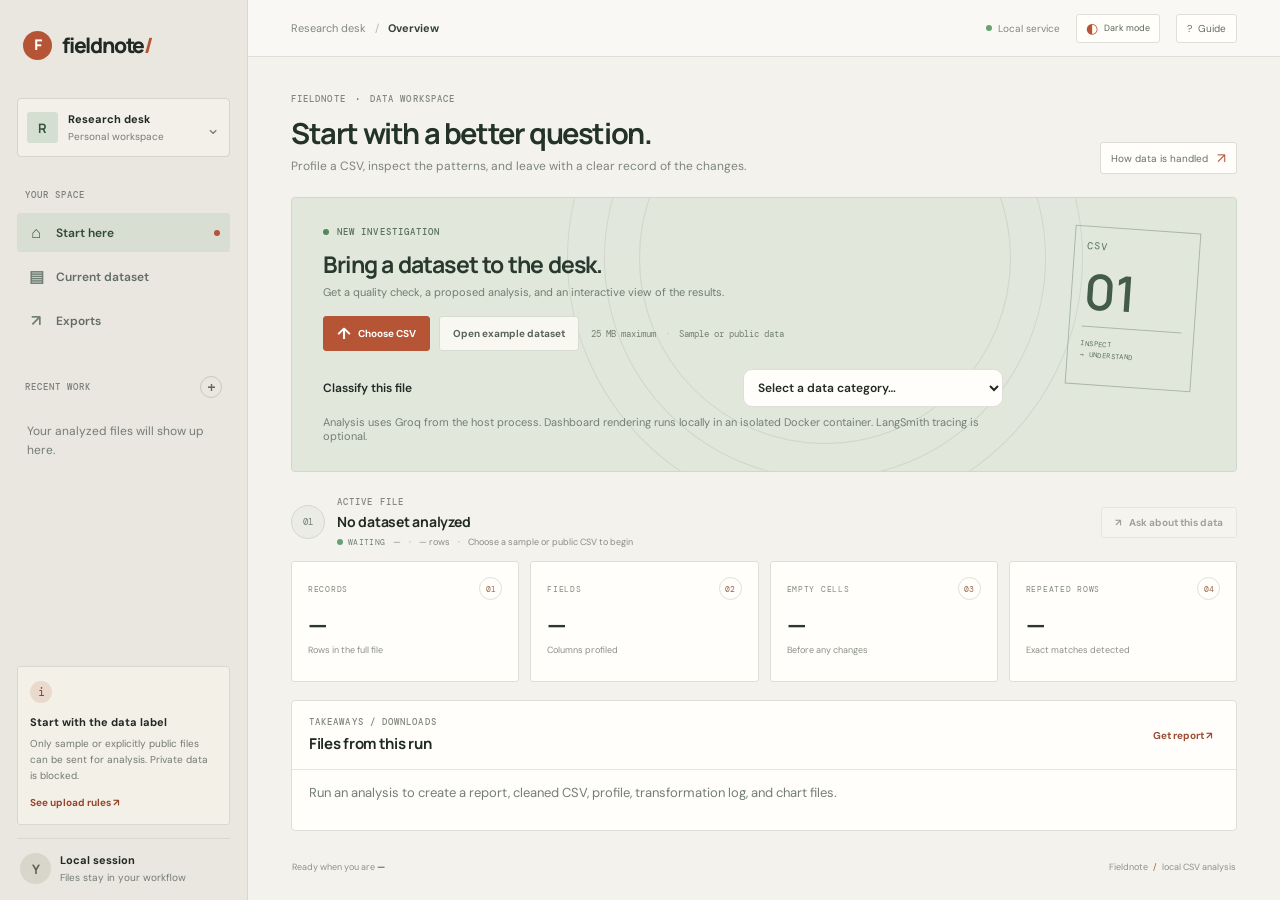
<file: Design a polished CSV analytics frontend for a Python data analyst agent/index.html>
<!doctype html>
<html lang="en">
<head>
  <meta charset="UTF-8" />
  <meta name="viewport" content="width=device-width, initial-scale=1.0" />
  <meta name="theme-color" content="#f4f2ed" />
  <meta name="description" content="A local workspace for profiling and exploring approved CSV data." />
  <title>Fieldnote — CSV research desk</title>
  <link rel="stylesheet" href="styles.css" />
  <link rel="stylesheet" href="integration.css" />
</head>
<body>
  <div class="app-shell">
    <aside class="sidebar">
      <a class="brand" href="#overview" aria-label="Fieldnote home"><span class="brand-mark">F</span><span>fieldnote<span class="brand-period">/</span></span></a>
      <div class="workspace-card"><span class="workspace-avatar">R</span><span class="workspace-copy"><b>Research desk</b><small>Personal workspace</small></span><span class="chevron">⌄</span></div>
      <div class="side-label">YOUR SPACE</div>
      <nav class="nav-list" aria-label="Main navigation">
        <a class="nav-item active" href="#overview"><span class="nav-icon">⌂</span> Start here <span class="nav-dot"></span></a>
        <a class="nav-item" href="#datasets"><span class="nav-icon">▤</span> Current dataset</a>
        <a class="nav-item" href="#reports"><span class="nav-icon">↗</span> Exports</a>
      </nav>
      <div class="side-label recent-label">RECENT WORK <button class="tiny-plus" title="Choose a CSV">+</button></div>
      <div class="recent-list"><p class="empty-recents">Your analyzed files will show up here.</p></div>
      <div class="sidebar-bottom"><div class="tip-card" id="privacy"><span class="tip-icon">i</span><b>Start with the data label</b><p>Only sample or explicitly public files can be sent for analysis. Private data is blocked.</p><a href="#upload-zone">See upload rules <span>↗</span></a></div><div class="profile"><span class="profile-avatar">Y</span><span><b>Local session</b><small>Files stay in your workflow</small></span></div></div>
    </aside>

    <main class="main-area" id="overview">
      <header class="topbar"><div class="breadcrumb"><span>Research desk</span><span class="slash">/</span><b>Overview</b></div><div class="top-actions"><span class="saved-status"><i></i> Local service</span><button class="theme-toggle" id="theme-toggle" type="button" aria-label="Switch color theme"></button><button class="help-button" type="button">? <span>Guide</span></button></div></header>
      <div class="content">
        <section class="page-heading"><div><div class="eyebrow">FIELDNOTE <span>·</span> DATA WORKSPACE</div><h1>Start with a better question.</h1><p class="subtitle">Profile a CSV, inspect the patterns, and leave with a clear record of the changes.</p></div><a class="date-button" href="#privacy">How data is handled <span>↗</span></a></section>

        <section class="upload-banner" id="upload-zone" aria-label="Upload a CSV file"><div class="upload-copy"><div class="upload-kicker"><span class="live-dot"></span> NEW INVESTIGATION</div><h2>Bring a dataset to the desk.</h2><p>Get a quality check, a proposed analysis, and an interactive view of the results.</p><div class="upload-controls"><button class="primary-button" id="browse-btn" type="button"><span>↑</span> Choose CSV</button><button class="secondary-button" id="sample-btn" type="button">Open example dataset</button><span class="upload-meta">25 MB maximum <span>·</span> Sample or public data</span></div><label class="classification-confirm"><span>Classify this file</span><select id="data-classification"><option value="" selected>Select a data category…</option><option value="sample">Sample or synthetic</option><option value="public">Explicitly public</option><option value="private">Private / confidential (blocked)</option></select><small>Analysis uses Groq from the host process. Dashboard rendering runs locally in an isolated Docker container. LangSmith tracing is optional.</small></label></div><div class="upload-stamp" aria-hidden="true"><span>CSV</span><b>01</b><i></i><small>INSPECT<br>→ UNDERSTAND</small></div><input id="file-input" type="file" accept=".csv,text/csv" hidden /></section>

        <section class="analysis-progress" id="analysis-progress" aria-live="polite" hidden></section>
        <section class="dataset-heading" id="datasets"><div class="dataset-title"><span class="dataset-glyph">01</span><div><div class="panel-kicker">ACTIVE FILE</div><h2 id="dataset-name">No dataset analyzed</h2><div class="dataset-meta"><span class="status-pill"><i></i> WAITING</span><span>—</span><span>·</span><span id="row-count">— rows</span><span>·</span><span id="dataset-updated">Choose a sample or public CSV to begin</span></div></div></div><div class="dataset-actions"><button class="secondary-button" id="ask-btn" type="button" disabled><span>↗</span> Ask about this data</button></div></section>

        <section class="metrics-grid" aria-label="Dataset summary">
          <article class="metric-card"><div class="metric-top"><span class="metric-label">RECORDS</span><span class="metric-symbol">01</span></div><div class="metric-value" id="metric-rows">—</div><div class="metric-foot">Rows in the full file</div></article>
          <article class="metric-card"><div class="metric-top"><span class="metric-label">FIELDS</span><span class="metric-symbol">02</span></div><div class="metric-value" id="metric-columns">—</div><div class="metric-foot">Columns profiled</div></article>
          <article class="metric-card"><div class="metric-top"><span class="metric-label">EMPTY CELLS</span><span class="metric-symbol">03</span></div><div class="metric-value" id="metric-missing">—</div><div class="metric-foot">Before any changes</div></article>
          <article class="metric-card"><div class="metric-top"><span class="metric-label">REPEATED ROWS</span><span class="metric-symbol">04</span></div><div class="metric-value" id="metric-duplicates">—</div><div class="metric-foot">Exact matches detected</div></article>
        </section>

        <section class="panel answer-panel" id="analysis-answer-panel" hidden><div class="panel-heading"><div><div class="panel-kicker">ANALYST / SUMMARY</div><h3>What the analysis found</h3></div></div><p id="analysis-answer"></p></section>

        <section class="panel plotly-dashboard-panel" id="plotly-dashboard-panel" hidden><div class="plotly-panel-heading"><div><div class="panel-kicker">RESULTS / INTERACTIVE VIEW</div><h3>Explore the analysis</h3></div><span class="connected-pill"><i></i> Ready</span></div><iframe id="plotly-frame" title="Interactive dataset analysis dashboard"></iframe></section>
        <section class="panel artifact-panel" id="artifact-downloads"><div class="panel-heading"><div><div class="panel-kicker">TAKEAWAYS / DOWNLOADS</div><h3>Files from this run</h3></div><button class="text-action" id="download-report" type="button">Get report ↗</button></div><p id="artifact-empty">Run an analysis to create a report, cleaned CSV, profile, transformation log, and chart files.</p><div class="artifact-links" id="artifact-links"></div></section>

        <footer class="page-footer"><span id="footer-status">Ready when you are <b>—</b></span><span>Fieldnote <span class="footer-spark">/</span> local CSV analysis</span></footer>
      </div>
    </main>
  </div>
  <div class="toast" id="toast" role="status" aria-live="polite"></div>
  <div class="modal-backdrop" id="chat-modal" aria-hidden="true"><section class="chat-modal" role="dialog" aria-modal="true" aria-labelledby="chat-title"><div class="chat-header"><div><span class="chat-spark">?</span><div><div class="panel-kicker">FOLLOW-UP / ANALYST</div><h2 id="chat-title">Ask about the results.</h2></div></div><button class="close-modal" id="close-chat" aria-label="Close">×</button></div><div class="chat-body" id="chat-body"><div class="assistant-message"><span class="mini-spark">↳</span><div><b>Questions grounded in your analysis.</b><p>Choose a sample or public CSV first. The analyst can refer to its profile and generated files.</p></div></div><div class="suggestions"><button data-question="Summarize the most important patterns in this dataset.">Summarize the patterns</button><button data-question="Which columns have the most missing values, and what did you do about them?">Review data quality</button><button data-question="What charts would help me understand this dataset?">Recommend a chart</button></div></div><form class="chat-input-row" id="chat-form"><input id="chat-input" placeholder="Ask a question about this analysis…" autocomplete="off"/><button aria-label="Send question">↑</button></form><div class="chat-disclaimer">Check important claims against the downloadable profile and report.</div></section></div>
  <script src="app.js"></script>
  <script src="config.js"></script>
  <script src="workflow.js"></script>
</body>
</html>
</file>
<file: Design a polished CSV analytics frontend for a Python data analyst agent/styles.css>
@import url('https://fonts.googleapis.com/css2?family=DM+Mono:wght@400;500&family=DM+Sans:wght@400;500;600;700&family=Manrope:wght@400;500;600;700;800&display=swap');
:root{--ink:#202923;--muted:#747d76;--line:#dedfd8;--canvas:#f4f2ed;--paper:#fffefa;--accent:#b65536;--accent-dark:#98432a;--mint:#dce8d8;--green:#34704e;--mono:'DM Mono',monospace;--sans:'DM Sans',sans-serif;--display:'Manrope',sans-serif}*{box-sizing:border-box}html{scroll-behavior:smooth}body{margin:0;background:var(--canvas);font-family:var(--sans);color:var(--ink);font-size:13px;-webkit-font-smoothing:antialiased}button,a{font:inherit}button{color:inherit}.app-shell{min-height:100vh;display:flex}.sidebar{width:248px;background:#e9e7df;border-right:1px solid #d9d8d0;display:flex;flex-direction:column;padding:26px 17px 16px;position:fixed;inset:0 auto 0 0;z-index:10}.brand{height:38px;display:flex;align-items:center;gap:10px;text-decoration:none;color:#202923;font-family:var(--display);font-weight:800;font-size:21px;letter-spacing:-1.2px;padding-left:6px}.brand-period{color:var(--accent)}.brand-mark{height:29px;width:29px;background:var(--accent);color:#fffefa;border-radius:50%;display:grid;place-items:center;font-family:var(--mono);font-size:14px;letter-spacing:-1px}.workspace-card{margin-top:34px;min-height:59px;border:1px solid #d5d5cc;background:#f2f0e9;border-radius:4px;display:flex;align-items:center;padding:9px;gap:10px}.workspace-avatar,.profile-avatar{width:31px;height:31px;border-radius:3px;background:#d5dfd1;color:#32533c;display:grid;place-items:center;font-weight:700;font-family:var(--display)}.workspace-copy,.profile>span:nth-child(2){display:flex;flex-direction:column;gap:4px;flex:1}.workspace-copy b,.profile b{font-size:11px;font-weight:700}.workspace-copy small,.profile small{font-size:10px;color:var(--muted)}.chevron{color:#7d827a;font-size:17px}.side-label{font-family:var(--mono);letter-spacing:.11em;color:#7b8079;font-size:9px;font-weight:500;margin:32px 8px 12px}.nav-list{display:flex;flex-direction:column;gap:5px}.nav-item{height:39px;display:flex;align-items:center;gap:11px;padding:0 10px;border-radius:3px;text-decoration:none;color:#626c64;font-size:12px;font-weight:600;position:relative}.nav-item.active{background:#d9ded2;color:#2e4a36}.nav-icon{width:18px;text-align:center;font-size:16px;color:#718074}.nav-item.active .nav-icon{color:#34573d}.nav-dot{margin-left:auto;width:6px;height:6px;background:var(--accent);border-radius:50%}.recent-label{margin-top:36px;display:flex;justify-content:space-between;align-items:center}.tiny-plus{background:none;border:1px solid #c7c9c1;color:#606c60;font-size:15px;width:22px;height:22px;border-radius:50%;cursor:pointer}.recent-list{display:flex;flex-direction:column;gap:3px}.empty-recents{margin:7px 8px;color:#858a82;font-size:11px;line-height:1.6}.sidebar-bottom{margin-top:auto}.tip-card{padding:14px 12px;border-radius:3px;background:#f3f0e8;border:1px solid #dad8ce}.tip-icon{width:22px;height:22px;display:grid;place-items:center;background:#ead9cd;color:#91442f;border-radius:50%;margin-bottom:10px;font-family:var(--mono);font-size:12px}.tip-card>b{font-size:11px}.tip-card p{font-size:10px;color:#737a72;line-height:1.6;margin:6px 0 9px}.tip-card a{font-size:10px;color:#97442d;text-decoration:none;font-weight:700}.profile{width:100%;padding:14px 3px 0;background:none;border:0;border-top:1px solid #d9d8d0;margin-top:13px;display:flex;align-items:center;gap:9px;text-align:left}.profile-avatar{background:#d8d5cb;color:#5f5c4f;border-radius:50%}.main-area{margin-left:248px;flex:1;min-width:0}.topbar{height:57px;border-bottom:1px solid #dfdfd8;background:rgba(250,249,245,.9);display:flex;align-items:center;justify-content:space-between;padding:0 43px;position:sticky;top:0;z-index:5;backdrop-filter:blur(12px)}.breadcrumb{display:flex;align-items:center;gap:9px;font-size:11px;color:#81877f}.breadcrumb b{color:#354239;font-weight:700}.slash{color:#b4b7ae}.top-actions{display:flex;align-items:center;gap:16px}.saved-status{font-size:10px;color:#80877f;display:flex;align-items:center;gap:6px}.saved-status i,.status-pill i{width:6px;height:6px;border-radius:50%;background:#64a274;display:inline-block}.help-button{border:1px solid #dedfd8;background:#fffefa;border-radius:3px;height:29px;padding:0 10px;color:#666d65;font-size:10px;display:flex;align-items:center;justify-content:center;gap:6px;cursor:pointer}.content{max-width:1440px;margin:0 auto;padding:36px 43px 24px}.page-heading{display:flex;justify-content:space-between;align-items:flex-end;margin-bottom:23px}.eyebrow,.panel-kicker,.upload-kicker{font-family:var(--mono);font-size:9px;letter-spacing:.12em;color:#81877e;font-weight:500}.eyebrow{margin-bottom:11px}.eyebrow span{color:var(--accent);padding:0 3px}.page-heading h1{font-family:var(--display);font-size:29px;letter-spacing:-1.4px;margin:0;font-weight:700;line-height:1.18;color:#243329}.subtitle{font-size:12px;color:#7d857d;margin:8px 0 0}.date-button{height:32px;padding:0 10px;border:1px solid #dcddd6;background:#fffefa;border-radius:3px;color:#687168;font-size:10px;display:flex;gap:9px;align-items:center;text-decoration:none}.date-button>span{font-size:14px;color:var(--accent)}.upload-banner{min-height:235px;position:relative;overflow:hidden;display:flex;align-items:center;padding:28px 31px;background:#e2e7dc;border:1px solid #d0d8cc;border-radius:4px;margin-bottom:20px}.upload-banner:after{content:'';position:absolute;right:225px;top:-126px;width:370px;height:370px;border:1px solid #c6d0c2;border-radius:50%;box-shadow:0 0 0 34px #e2e7dc,0 0 0 35px #c6d0c2,0 0 0 71px #e2e7dc,0 0 0 72px #c6d0c2;opacity:.7}.upload-copy{position:relative;z-index:1;max-width:680px}.upload-kicker{display:flex;align-items:center;gap:8px;color:#58705d}.live-dot{width:6px;height:6px;background:#52875d;border-radius:50%}.upload-copy h2{font-family:var(--display);font-size:23px;letter-spacing:-.8px;margin:10px 0 5px;color:#29392e}.upload-copy>p{margin:0;color:#6f7c70;font-size:11px}.upload-controls{display:flex;align-items:center;gap:9px;margin-top:17px}.primary-button,.secondary-button{height:35px;padding:0 13px;border-radius:3px;display:inline-flex;align-items:center;justify-content:center;gap:7px;font-weight:700;font-size:10px;cursor:pointer}.primary-button{background:var(--accent);border:1px solid var(--accent);color:white}.primary-button:hover{background:var(--accent-dark)}.primary-button>span{font-size:16px}.secondary-button{background:#f8f7f0;border:1px solid #d8dbd1;color:#59645a}.secondary-button:hover{border-color:#aebba9}.upload-meta{font-family:var(--mono);font-size:9px;color:#748073;margin-left:3px}.upload-meta span{padding:0 4px;color:#a8aea3}.upload-stamp{position:absolute;right:40px;top:31px;width:126px;height:159px;border:1px solid #aab8a7;z-index:1;transform:rotate(4deg);display:flex;flex-direction:column;padding:12px;color:#58705d}.upload-stamp>span{font-family:var(--mono);font-size:10px;letter-spacing:.1em}.upload-stamp>b{font-family:var(--display);font-size:49px;line-height:1;font-weight:600;margin-top:14px;color:#425c47}.upload-stamp>i{height:1px;background:#aab8a7;margin:11px 0}.upload-stamp small{font-family:var(--mono);font-size:7px;line-height:1.6;letter-spacing:.06em}.classification-confirm{display:grid;grid-template-columns:auto minmax(190px,260px);align-items:center;gap:8px 14px;margin-top:15px;color:#405244;font-size:10px;font-weight:700}.classification-confirm select{min-height:32px;padding:0 9px;border:1px solid #cbd3c7;border-radius:3px;color:#3e4b40;background:#f7f7f1;font:inherit}.classification-confirm small{grid-column:1/-1;color:#788276;font-size:9px;font-weight:400}.classification-confirm select:focus-visible,.artifact-link:focus-visible{outline:2px solid #b65536;outline-offset:2px}.dataset-heading{display:flex;justify-content:space-between;align-items:center;margin:24px 0 11px}.dataset-title{display:flex;align-items:center;gap:12px}.dataset-glyph{width:34px;height:34px;display:grid;place-items:center;border:1px solid #d5d8cf;background:#ebece5;color:#727e71;font-family:var(--mono);font-size:9px;border-radius:50%}.dataset-title h2{font-family:var(--display);font-size:14px;letter-spacing:-.25px;margin:4px 0 5px}.dataset-meta{display:flex;align-items:center;gap:8px;color:#868d84;font-size:9px}.status-pill{display:inline-flex;align-items:center;gap:5px;color:#728477;font-family:var(--mono);font-size:8px;letter-spacing:.04em}.dataset-actions{display:flex;align-items:center;gap:8px}.dataset-actions button:disabled{cursor:not-allowed;opacity:.55}.dataset-actions .secondary-button{height:31px}.metrics-grid{display:grid;grid-template-columns:repeat(4,minmax(0,1fr));gap:11px;margin:13px 0 15px}.metric-card{background:#fffefa;border:1px solid #dedfd8;border-radius:3px;padding:15px 16px;min-height:105px}.metric-top{display:flex;align-items:center;justify-content:space-between}.metric-label{font-family:var(--mono);font-size:8px;letter-spacing:.09em;color:#828a81}.metric-symbol{width:23px;height:23px;display:grid;place-items:center;border:1px solid #e0e1db;border-radius:50%;font-family:var(--mono);font-size:8px;color:#9a654e}.metric-value{font-family:var(--display);font-size:25px;font-weight:700;letter-spacing:-1px;margin-top:7px;color:#2a382e}.metric-foot{font-size:9px;color:#8a9088;margin-top:2px;min-height:14px}.analysis-progress{margin:0 0 16px;padding:16px 18px;border-radius:4px;background:#fffefa;border:1px solid #dedfd8}.progress-heading{display:flex;align-items:flex-start;justify-content:space-between;gap:15px}.progress-heading h3,.plotly-panel-heading h3{font-family:var(--display);font-size:14px;margin:5px 0 3px}.progress-heading p{font-size:9px;color:#8c918a;margin:0}.progress-percent{font-family:var(--mono);font-size:13px;color:var(--accent);font-weight:500}.progress-track{height:4px;background:#e8e8e1;border-radius:5px;overflow:hidden;margin:14px 0 11px}.progress-track>span{display:block;height:100%;width:0;background:var(--accent);border-radius:5px;transition:width .35s ease}.progress-steps{display:grid;grid-template-columns:repeat(4,minmax(0,1fr));gap:8px}.progress-step{display:flex;gap:7px;align-items:center;color:#999e96;font-size:9px;min-width:0}.step-marker{width:19px;height:19px;border:1px solid #dedfd8;border-radius:50%;display:grid;place-items:center;font-family:var(--mono);font-size:7px;flex:none}.progress-step.current{color:#a14930;font-weight:700}.progress-step.current .step-marker{border-color:#c98770;background:#f7e8e1}.progress-step.done{color:#43815a}.progress-step.done .step-marker{background:#e5efe4;border-color:#d1e1cf}.progress-step.failed{color:#bd5555}.progress-note{margin-top:10px;color:#7d857d;font-size:9px}.progress-error{border-color:#e5caca}.progress-error .progress-track>span{background:#c75a5a}.plotly-dashboard-panel,.panel{background:#fffefa;border:1px solid #dedfd8;border-radius:4px;overflow:hidden;margin:0 0 13px}.plotly-panel-heading,.panel-heading{display:flex;align-items:center;justify-content:space-between;padding:15px 17px;border-bottom:1px solid #e7e7e0}.plotly-panel-heading h3,.panel-heading h3{margin:5px 0 0;font-family:var(--display);font-size:15px;letter-spacing:-.3px}.connected-pill{display:flex;align-items:center;gap:6px;font-family:var(--mono);font-size:8px;letter-spacing:.04em;color:#48815c}.connected-pill i{width:6px;height:6px;background:#64a274;border-radius:50%}.plotly-dashboard-panel iframe{display:block;width:100%;height:min(76vh,820px);min-height:480px;border:0;background:#fff}.artifact-panel{padding-bottom:15px}.artifact-panel>p{color:#7e867d;font-size:11px;margin:14px 17px}.artifact-links{display:flex;flex-wrap:wrap;gap:8px;padding:0 17px}.artifact-link{display:inline-flex;align-items:center;min-height:34px;padding:0 11px;border:1px solid #dedfd8;border-radius:3px;color:#3f4d41;background:#fffefa;text-decoration:none;text-transform:capitalize;font-size:10px;font-weight:600}.artifact-link:hover{border-color:#b65536;color:#98432a}.text-action{border:0;background:transparent;color:#9b4c33;font-size:10px;font-weight:700;cursor:pointer}.page-footer{display:flex;justify-content:space-between;align-items:center;padding:17px 1px 0;font-size:9px;color:#8c918a}.page-footer b{color:#59675b;font-weight:700}.footer-spark{color:var(--accent);margin:0 3px}.toast{position:fixed;bottom:22px;left:50%;transform:translate(-50%,20px);background:#26342b;color:#fffefa;border-radius:3px;padding:11px 16px;font-size:11px;opacity:0;pointer-events:none;transition:.25s;z-index:40;box-shadow:0 8px 30px #16161c30}.toast.visible{opacity:1;transform:translate(-50%,0)}.modal-backdrop{position:fixed;inset:0;background:#171d1980;backdrop-filter:blur(3px);z-index:30;display:none;align-items:center;justify-content:center;padding:18px}.modal-backdrop.open{display:flex}.chat-modal{width:min(510px,100%);background:#fffefa;border:1px solid #e1e1da;border-radius:4px;box-shadow:0 25px 90px #18182240;overflow:hidden;animation:modal-in .2s ease-out}@keyframes modal-in{from{opacity:0;transform:translateY(9px) scale(.99)}to{opacity:1;transform:translateY(0) scale(1)}}.chat-header{padding:18px 20px 15px;border-bottom:1px solid #e7e7e0;display:flex;justify-content:space-between}.chat-header>div{display:flex;align-items:center;gap:10px}.chat-spark{width:32px;height:32px;background:#e8ede4;border-radius:50%;display:grid;place-items:center;color:#56745a;font-family:var(--mono)}.chat-header h2{font-family:var(--display);font-size:17px;margin:3px 0 0}.close-modal{background:none;border:0;font-size:23px;color:#888;cursor:pointer}.chat-body{padding:17px 20px 10px;min-height:215px;max-height:370px;overflow:auto}.assistant-message,.user-message{display:flex;gap:9px;align-items:flex-start;font-size:11px;line-height:1.55}.assistant-message p{margin:4px 0 0;color:#7c8279}.assistant-message b{font-weight:700}.mini-spark{width:21px;height:21px;flex:none;color:var(--accent)}.suggestions{margin:17px 0 0 30px;display:flex;flex-wrap:wrap;gap:6px}.suggestions button{background:#f5f3ec;border:1px solid #e2e0d6;border-radius:16px;padding:7px 9px;color:#536252;font-size:9px;cursor:pointer}.suggestions button:hover{background:#ecebe2}.user-message{justify-content:flex-end;margin-top:12px}.user-message span{background:#e7ece3;padding:8px 11px;border-radius:10px;max-width:80%;color:#334237}.reply-message{margin:11px 0 0 30px;background:#f3f2ec;border-radius:4px;padding:10px 12px;color:#555d55;font-size:10px;line-height:1.65}.chat-input-row{margin:0 20px 10px;border:1px solid #dedfd8;border-radius:3px;height:41px;display:flex;padding:4px}.chat-input-row input{flex:1;border:0;outline:0;padding:0 8px;font:inherit;font-size:10px;min-width:0;background:transparent}.chat-input-row button{width:31px;border:0;background:var(--accent);color:white;border-radius:3px;font-size:17px;cursor:pointer}.chat-disclaimer{text-align:center;color:#92968e;font-size:8px;padding:1px 0 13px}.reply-loading{color:#85858f!important;font-style:italic}[hidden]{display:none!important}.theme-toggle{display:flex;align-items:center;gap:6px;height:29px;padding:0 9px;border:1px solid #dedfd8;background:#fffefa;border-radius:3px;color:#59665b;font-size:9px;cursor:pointer;white-space:nowrap}.theme-icon{font-size:14px;color:var(--accent);line-height:1}.upload-banner.dragging{outline:2px dashed var(--accent);outline-offset:3px}.dataset-actions button:disabled{cursor:not-allowed;opacity:.55}
body[data-theme="dark"]{--ink:#eef0e9;--muted:#a3aa9f;--line:#3c433c;--canvas:#191e1a;--paper:#232a24;background:#191e1a;color:#eef0e9;color-scheme:dark}body[data-theme="dark"] .sidebar{background:#202720;border-color:#343c34}body[data-theme="dark"] .topbar,body[data-theme="dark"] .metric-card,body[data-theme="dark"] .panel,body[data-theme="dark"] .analysis-progress,body[data-theme="dark"] .plotly-dashboard-panel,body[data-theme="dark"] .chat-modal{background:#232a24;border-color:#394139}body[data-theme="dark"] .topbar{background:rgba(35,42,36,.92)}body[data-theme="dark"] .workspace-card,body[data-theme="dark"] .date-button,body[data-theme="dark"] .help-button,body[data-theme="dark"] .secondary-button,body[data-theme="dark"] .theme-toggle,body[data-theme="dark"] .artifact-link{background:#293129;border-color:#404940;color:#d7ded4}body[data-theme="dark"] .nav-item.active{background:#303c31;color:#c3d3bd}body[data-theme="dark"] .tip-card{background:#292e27;border-color:#41463d}body[data-theme="dark"] .upload-banner{background:#29352b;border-color:#465347}body[data-theme="dark"] .upload-banner:after{box-shadow:0 0 0 34px #29352b,0 0 0 35px #465347,0 0 0 71px #29352b,0 0 0 72px #465347}body[data-theme="dark"] .upload-copy h2,body[data-theme="dark"] .page-heading h1,body[data-theme="dark"] .metric-value,body[data-theme="dark"] .dataset-title h2,body[data-theme="dark"] .breadcrumb b{color:#eef0e9}body[data-theme="dark"] .upload-copy>p,body[data-theme="dark"] .classification-confirm small,body[data-theme="dark"] .subtitle,body[data-theme="dark"] .metric-foot,body[data-theme="dark"] .dataset-meta,body[data-theme="dark"] .artifact-panel>p{color:#aab3a8}body[data-theme="dark"] .classification-confirm select{background:#252d26;border-color:#485347;color:#e2e8de}body[data-theme="dark"] .plotly-dashboard-panel iframe{background:#fff}body[data-theme="dark"] .chat-input-row{border-color:#414941}body[data-theme="dark"] .chat-input-row input{color:#eef0e9}body[data-theme="dark"] .assistant-message p,body[data-theme="dark"] .chat-disclaimer{color:#aab0a7}body[data-theme="dark"] .reply-message{background:#303731;color:#d8ddd5}body[data-theme="dark"] .suggestions button{background:#30372f;border-color:#454e43;color:#d0ddc9}body[data-theme="dark"] .user-message span{background:#384238;color:#e5ece0}body[data-theme="dark"] .upload-stamp{border-color:#788777;color:#b7c7b3}body[data-theme="dark"] .upload-stamp>b{color:#d5e2d1}body[data-theme="dark"] .upload-stamp>i{background:#788777}
@media(min-width:1500px){.content{padding-top:42px}.upload-banner{min-height:250px}.metric-card{padding:18px}}
@media(max-width:1180px){.sidebar{width:220px}.main-area{margin-left:220px}.content{padding-left:28px;padding-right:28px}.topbar{padding:0 28px}.upload-stamp{right:27px}.upload-banner:after{right:180px}}
@media(max-width:900px){.sidebar{width:64px;padding:20px 9px 12px;align-items:center}.brand{padding:0}.brand>span:last-child,.workspace-card,.side-label,.nav-item:not(.active),.recent-list,.sidebar-bottom{display:none}.nav-list{margin-top:30px}.nav-item.active{width:42px;height:42px;padding:0;justify-content:center;font-size:0}.nav-icon{font-size:18px}.nav-dot{position:absolute;right:3px;top:6px}.main-area{margin-left:64px}.content{padding:26px 23px}.topbar{padding:0 23px}.upload-stamp{right:22px;opacity:.7}}
@media(max-width:650px){.topbar{height:52px;padding:0 14px}.top-actions{gap:9px}.saved-status{display:none}.content{padding:21px 14px}.page-heading{align-items:flex-start;gap:10px}.page-heading h1{font-size:23px}.subtitle{font-size:10px;line-height:1.5}.date-button{font-size:0;width:34px;justify-content:center;gap:0;flex:none}.date-button>span{font-size:14px}.upload-banner{min-height:0;padding:20px 17px}.upload-copy h2{font-size:19px}.upload-copy>p{font-size:10px;max-width:255px;line-height:1.5}.upload-stamp{display:none}.upload-controls{flex-wrap:wrap;gap:7px;margin-top:12px}.upload-meta{font-size:8px}.classification-confirm{grid-template-columns:1fr;gap:6px}.classification-confirm small{grid-column:auto;line-height:1.5}.dataset-heading{align-items:flex-start}.dataset-meta{flex-wrap:wrap;font-size:8px;gap:5px}.dataset-actions .secondary-button{font-size:0;padding:0 8px;width:32px}.dataset-actions .secondary-button span{font-size:14px}.metrics-grid{grid-template-columns:repeat(2,minmax(0,1fr));gap:8px}.metric-card{padding:12px 10px;min-height:94px}.metric-value{font-size:22px}.metric-foot{font-size:8px}.plotly-dashboard-panel iframe{min-height:370px;height:64vh}.progress-steps{grid-template-columns:repeat(2,minmax(0,1fr));row-gap:10px}.progress-step{font-size:8px}.analysis-progress{padding:14px 12px}.page-footer{font-size:8px}.help-button{width:30px;font-size:0}.help-button:first-letter{font-size:10px}.breadcrumb{font-size:10px}.dataset-title{gap:8px}.dataset-glyph{width:29px;height:29px}.panel-heading,.plotly-panel-heading{padding:13px}.artifact-panel>p{font-size:10px;margin:12px 13px}.artifact-links{padding:0 13px}.text-action{font-size:9px}}
@media(max-width:390px){.upload-meta{width:100%;margin-left:0}.page-heading h1{font-size:21px}.dataset-meta span:nth-last-child(-n+2){display:none}.dataset-title h2{font-size:12px}.metric-value{font-size:20px}.page-footer{gap:12px}.page-footer span:last-child{text-align:right}}
</file>
<file: Design a polished CSV analytics frontend for a Python data analyst agent/integration.css>
[hidden] { display: none !important; }
.empty-recents { margin: 12px 10px; color: var(--muted); font-size: 12px; line-height: 1.55; }
.upload-banner { cursor: default; }
.upload-banner.dragging { outline: 2px dashed #796de1; outline-offset: 4px; }
.upload-controls { flex-wrap: wrap; }
.classification-confirm { display: grid; grid-template-columns: auto minmax(190px, 260px); align-items: center; gap: 8px 14px; margin-top: 18px; color: var(--ink); font-size: 12px; font-weight: 600; }
.classification-confirm select { min-height: 38px; padding: 0 10px; border: 1px solid var(--line); border-radius: 9px; color: var(--ink); background: var(--paper); font: inherit; }
.classification-confirm small { grid-column: 1 / -1; color: var(--muted); font-size: 11px; font-weight: 400; }
.metric-foot { min-height: 22px; }
.dataset-actions button:disabled { cursor: not-allowed; opacity: .55; }
.artifact-panel { margin-top: 18px; }
.answer-panel { margin-top: 18px; }
.answer-panel > p { margin: 14px 18px 18px; color: var(--ink); font-size: 13px; line-height: 1.7; white-space: pre-wrap; }
.artifact-panel > p { color: var(--muted); font-size: 13px; }
.artifact-links { display: flex; flex-wrap: wrap; gap: 9px; }
.artifact-link { display: inline-flex; align-items: center; min-height: 36px; padding: 0 12px; border: 1px solid var(--line); border-radius: 9px; color: var(--ink); background: var(--paper); text-decoration: none; text-transform: capitalize; font-size: 12px; font-weight: 600; }
.artifact-link:hover { border-color: #968be9; color: #6558d6; }
.classification-confirm select:focus-visible, .artifact-link:focus-visible { outline: 2px solid #796de1; outline-offset: 2px; }
@media (max-width: 720px) { .classification-confirm { grid-template-columns: 1fr; } .classification-confirm small { grid-column: auto; } }
</file>
